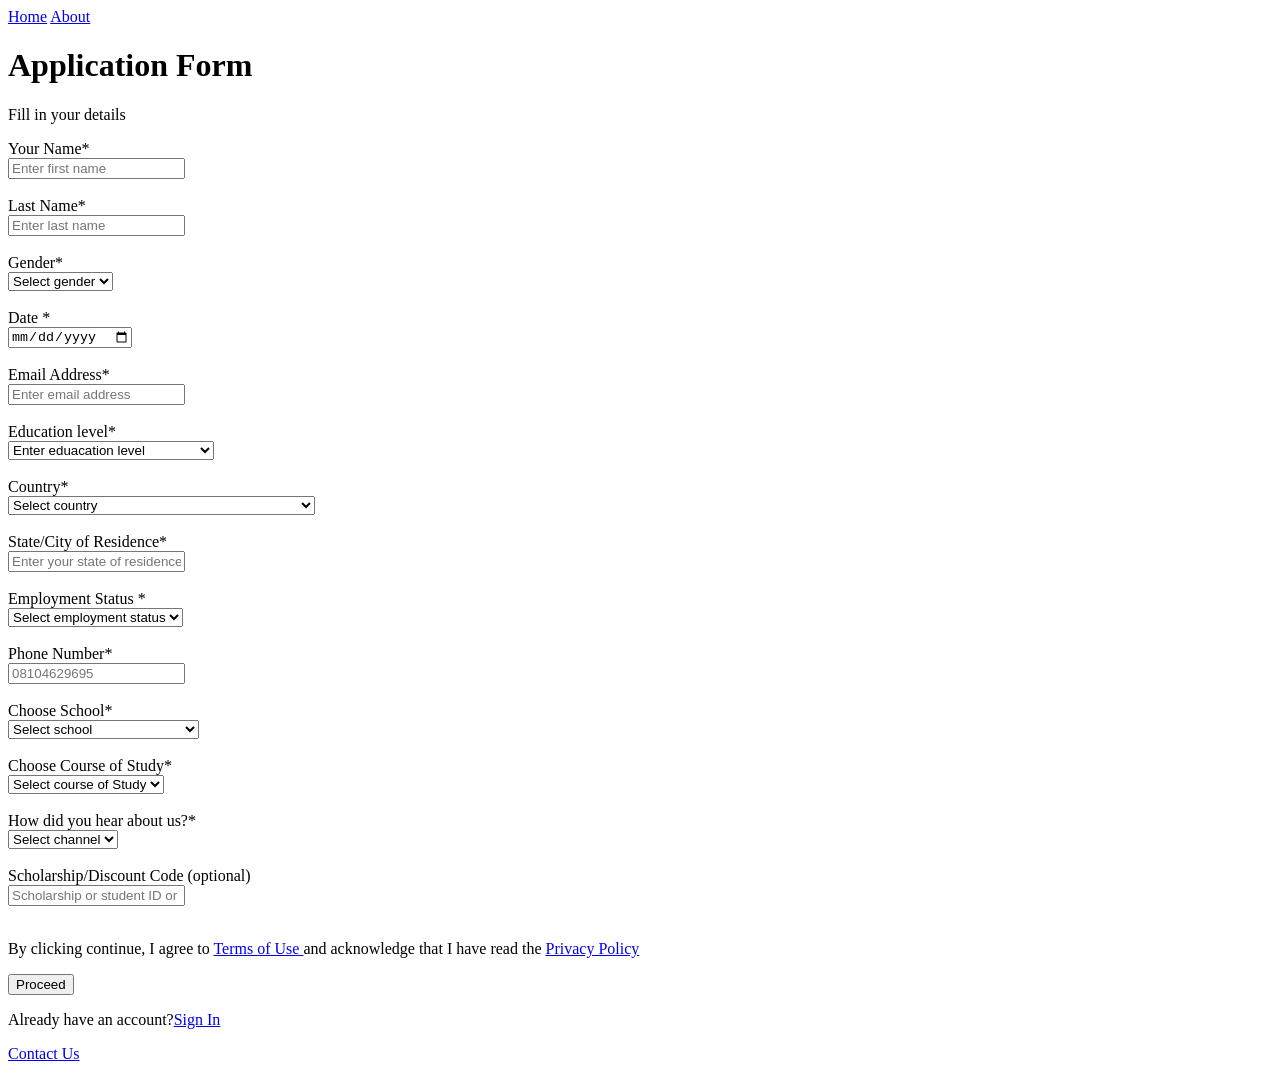
<file: AltSchool Form (html)/index.html>
<!DOCTYPE html>
<html lang="en">
<head>
    <meta charset="UTF-8">
    <meta name="viewport" content="width=device-width, initial-scale=1.0">
    <title>My Form</title>
    <meta property = "og: title" content="web.dev/sample">
    <meta name>
</head>
<body>
    <header>
        <nav aria-labelledby = "On this Page">
            <a href="#main">Home</a>
            <a href="./assets/index.html">About</a>
        </nav>
    </header>
    <main id="main">
    <h1>Application Form</h1>
    <p>Fill in your details</p>
    <form>
        <label for="altschool-reg">Your Name</label><span>*</span><br>
            <input type="text" placeholder="Enter first name" required><br><br>
            <label for="Last-name">Last Name</label><span>*</span><br>
            <input type="text" placeholder="Enter last name"> <br><br>
            <label for="get-gender">Gender</label><span>*</span><br>
            <select for="gender">
                <option value="" hidden selected>Select gender</option>
                <option>Male</option>
                <option>Female</option>
            </select>
            <br><br>
            <label for="get-date">Date</label> &#42<br>
            <input type="date" required>
            <br><br>
            <label for="get-email">Email Address</label><span>*</span><br>
            <input type="email" required placeholder="Enter email address"> <br><br>
            <label for="get-edu">Education level</label><span>*</span><br>
            <select name="Education" id="" required aria-placeholder="Select education">
                <option value=""  selected hidden disabled>Enter eduacation level</option>
                <option value="" >Bsc</option>
                <option value="">Msc</option>
                <option value="">Diploma</option>
                <option value="">Doctorate(PhD)</option>
                <option value="">High School/Secondary School</option>
                <option value="">Undergraduate</option>
                <option value="">Junior/Middle School</option>
                <option value="">Post Graduate</option>
            </select> <br><br>
            <!-- css style for the <span> * </span> style="color: red !important; display: inline; float: none;"-->
            <label for="country">Country</label><span>*</span>      
        <br>
        
            <select id="country" name="country" class="form-control">
                <option value="" disabled hidden selected>Select country</option>
                <option value="Afghanistan">Afghanistan</option>
                <option value="Åland Islands">Åland Islands</option>
                <option value="Albania">Albania</option>
                <option value="Algeria">Algeria</option>
                <option value="American Samoa">American Samoa</option>
                <option value="Andorra">Andorra</option>
                <option value="Angola">Angola</option>
                <option value="Anguilla">Anguilla</option>
                <option value="Antarctica">Antarctica</option>
                <option value="Antigua and Barbuda">Antigua and Barbuda</option>
                <option value="Argentina">Argentina</option>
                <option value="Armenia">Armenia</option>
                <option value="Aruba">Aruba</option>
                <option value="Australia">Australia</option>
                <option value="Austria">Austria</option>
                <option value="Azerbaijan">Azerbaijan</option>
                <option value="Bahamas">Bahamas</option>
                <option value="Bahrain">Bahrain</option>
                <option value="Bangladesh">Bangladesh</option>
                <option value="Barbados">Barbados</option>
                <option value="Belarus">Belarus</option>
                <option value="Belgium">Belgium</option>
                <option value="Belize">Belize</option>
                <option value="Benin">Benin</option>
                <option value="Bermuda">Bermuda</option>
                <option value="Bhutan">Bhutan</option>
                <option value="Bolivia">Bolivia</option>
                <option value="Bosnia and Herzegovina">Bosnia and Herzegovina</option>
                <option value="Botswana">Botswana</option>
                <option value="Bouvet Island">Bouvet Island</option>
                <option value="Brazil">Brazil</option>
                <option value="British Indian Ocean Territory">British Indian Ocean Territory</option>
                <option value="Brunei Darussalam">Brunei Darussalam</option>
                <option value="Bulgaria">Bulgaria</option>
                <option value="Burkina Faso">Burkina Faso</option>
                <option value="Burundi">Burundi</option>
                <option value="Cambodia">Cambodia</option>
                <option value="Cameroon">Cameroon</option>
                <option value="Canada">Canada</option>
                <option value="Cape Verde">Cape Verde</option>
                <option value="Cayman Islands">Cayman Islands</option>
                <option value="Central African Republic">Central African Republic</option>
                <option value="Chad">Chad</option>
                <option value="Chile">Chile</option>
                <option value="China">China</option>
                <option value="Christmas Island">Christmas Island</option>
                <option value="Cocos (Keeling) Islands">Cocos (Keeling) Islands</option>
                <option value="Colombia">Colombia</option>
                <option value="Comoros">Comoros</option>
                <option value="Congo">Congo</option>
                <option value="Congo, The Democratic Republic of The">Congo, The Democratic Republic of The</option>
                <option value="Cook Islands">Cook Islands</option>
                <option value="Costa Rica">Costa Rica</option>
                <option value="Cote D'ivoire">Cote D'ivoire</option>
                <option value="Croatia">Croatia</option>
                <option value="Cuba">Cuba</option>
                <option value="Cyprus">Cyprus</option>
                <option value="Czech Republic">Czech Republic</option>
                <option value="Denmark">Denmark</option>
                <option value="Djibouti">Djibouti</option>
                <option value="Dominica">Dominica</option>
                <option value="Dominican Republic">Dominican Republic</option>
                <option value="Ecuador">Ecuador</option>
                <option value="Egypt">Egypt</option>
                <option value="El Salvador">El Salvador</option>
                <option value="Equatorial Guinea">Equatorial Guinea</option>
                <option value="Eritrea">Eritrea</option>
                <option value="Estonia">Estonia</option>
                <option value="Ethiopia">Ethiopia</option>
                <option value="Falkland Islands (Malvinas)">Falkland Islands (Malvinas)</option>
                <option value="Faroe Islands">Faroe Islands</option>
                <option value="Fiji">Fiji</option>
                <option value="Finland">Finland</option>
                <option value="France">France</option>
                <option value="French Guiana">French Guiana</option>
                <option value="French Polynesia">French Polynesia</option>
                <option value="French Southern Territories">French Southern Territories</option>
                <option value="Gabon">Gabon</option>
                <option value="Gambia">Gambia</option>
                <option value="Georgia">Georgia</option>
                <option value="Germany">Germany</option>
                <option value="Ghana">Ghana</option>
                <option value="Gibraltar">Gibraltar</option>
                <option value="Greece">Greece</option>
                <option value="Greenland">Greenland</option>
                <option value="Grenada">Grenada</option>
                <option value="Guadeloupe">Guadeloupe</option>
                <option value="Guam">Guam</option>
                <option value="Guatemala">Guatemala</option>
                <option value="Guernsey">Guernsey</option>
                <option value="Guinea">Guinea</option>
                <option value="Guinea-bissau">Guinea-bissau</option>
                <option value="Guyana">Guyana</option>
                <option value="Haiti">Haiti</option>
                <option value="Heard Island and Mcdonald Islands">Heard Island and Mcdonald Islands</option>
                <option value="Holy See (Vatican City State)">Holy See (Vatican City State)</option>
                <option value="Honduras">Honduras</option>
                <option value="Hong Kong">Hong Kong</option>
                <option value="Hungary">Hungary</option>
                <option value="Iceland">Iceland</option>
                <option value="India">India</option>
                <option value="Indonesia">Indonesia</option>
                <option value="Iran, Islamic Republic of">Iran, Islamic Republic of</option>
                <option value="Iraq">Iraq</option>
                <option value="Ireland">Ireland</option>
                <option value="Isle of Man">Isle of Man</option>
                <option value="Israel">Israel</option>
                <option value="Italy">Italy</option>
                <option value="Jamaica">Jamaica</option>
                <option value="Japan">Japan</option>
                <option value="Jersey">Jersey</option>
                <option value="Jordan">Jordan</option>
                <option value="Kazakhstan">Kazakhstan</option>
                <option value="Kenya">Kenya</option>
                <option value="Kiribati">Kiribati</option>
                <option value="Korea, Democratic People's Republic of">Korea, Democratic People's Republic of</option>
                <option value="Korea, Republic of">Korea, Republic of</option>
                <option value="Kuwait">Kuwait</option>
                <option value="Kyrgyzstan">Kyrgyzstan</option>
                <option value="Lao People's Democratic Republic">Lao People's Democratic Republic</option>
                <option value="Latvia">Latvia</option>
                <option value="Lebanon">Lebanon</option>
                <option value="Lesotho">Lesotho</option>
                <option value="Liberia">Liberia</option>
                <option value="Libyan Arab Jamahiriya">Libyan Arab Jamahiriya</option>
                <option value="Liechtenstein">Liechtenstein</option>
                <option value="Lithuania">Lithuania</option>
                <option value="Luxembourg">Luxembourg</option>
                <option value="Macao">Macao</option>
                <option value="Macedonia, The Former Yugoslav Republic of">Macedonia, The Former Yugoslav Republic of</option>
                <option value="Madagascar">Madagascar</option>
                <option value="Malawi">Malawi</option>
                <option value="Malaysia">Malaysia</option>
                <option value="Maldives">Maldives</option>
                <option value="Mali">Mali</option>
                <option value="Malta">Malta</option>
                <option value="Marshall Islands">Marshall Islands</option>
                <option value="Martinique">Martinique</option>
                <option value="Mauritania">Mauritania</option>
                <option value="Mauritius">Mauritius</option>
                <option value="Mayotte">Mayotte</option>
                <option value="Mexico">Mexico</option>
                <option value="Micronesia, Federated States of">Micronesia, Federated States of</option>
                <option value="Moldova, Republic of">Moldova, Republic of</option>
                <option value="Monaco">Monaco</option>
                <option value="Mongolia">Mongolia</option>
                <option value="Montenegro">Montenegro</option>
                <option value="Montserrat">Montserrat</option>
                <option value="Morocco">Morocco</option>
                <option value="Mozambique">Mozambique</option>
                <option value="Myanmar">Myanmar</option>
                <option value="Namibia">Namibia</option>
                <option value="Nauru">Nauru</option>
                <option value="Nepal">Nepal</option>
                <option value="Netherlands">Netherlands</option>
                <option value="Netherlands Antilles">Netherlands Antilles</option>
                <option value="New Caledonia">New Caledonia</option>
                <option value="New Zealand">New Zealand</option>
                <option value="Nicaragua">Nicaragua</option>
                <option value="Niger">Niger</option>
                <option value="Nigeria">Nigeria</option>
                <option value="Niue">Niue</option>
                <option value="Norfolk Island">Norfolk Island</option>
                <option value="Northern Mariana Islands">Northern Mariana Islands</option>
                <option value="Norway">Norway</option>
                <option value="Oman">Oman</option>
                <option value="Pakistan">Pakistan</option>
                <option value="Palau">Palau</option>
                <option value="Palestinian Territory, Occupied">Palestinian Territory, Occupied</option>
                <option value="Panama">Panama</option>
                <option value="Papua New Guinea">Papua New Guinea</option>
                <option value="Paraguay">Paraguay</option>
                <option value="Peru">Peru</option>
                <option value="Philippines">Philippines</option>
                <option value="Pitcairn">Pitcairn</option>
                <option value="Poland">Poland</option>
                <option value="Portugal">Portugal</option>
                <option value="Puerto Rico">Puerto Rico</option>
                <option value="Qatar">Qatar</option>
                <option value="Reunion">Reunion</option>
                <option value="Romania">Romania</option>
                <option value="Russian Federation">Russian Federation</option>
                <option value="Rwanda">Rwanda</option>
                <option value="Saint Helena">Saint Helena</option>
                <option value="Saint Kitts and Nevis">Saint Kitts and Nevis</option>
                <option value="Saint Lucia">Saint Lucia</option>
                <option value="Saint Pierre and Miquelon">Saint Pierre and Miquelon</option>
                <option value="Saint Vincent and The Grenadines">Saint Vincent and The Grenadines</option>
                <option value="Samoa">Samoa</option>
                <option value="San Marino">San Marino</option>
                <option value="Sao Tome and Principe">Sao Tome and Principe</option>
                <option value="Saudi Arabia">Saudi Arabia</option>
                <option value="Senegal">Senegal</option>
                <option value="Serbia">Serbia</option>
                <option value="Seychelles">Seychelles</option>
                <option value="Sierra Leone">Sierra Leone</option>
                <option value="Singapore">Singapore</option>
                <option value="Slovakia">Slovakia</option>
                <option value="Slovenia">Slovenia</option>
                <option value="Solomon Islands">Solomon Islands</option>
                <option value="Somalia">Somalia</option>
                <option value="South Africa">South Africa</option>
                <option value="South Georgia and The South Sandwich Islands">South Georgia and The South Sandwich Islands</option>
                <option value="Spain">Spain</option>
                <option value="Sri Lanka">Sri Lanka</option>
                <option value="Sudan">Sudan</option>
                <option value="Suriname">Suriname</option>
                <option value="Svalbard and Jan Mayen">Svalbard and Jan Mayen</option>
                <option value="Swaziland">Swaziland</option>
                <option value="Sweden">Sweden</option>
                <option value="Switzerland">Switzerland</option>
                <option value="Syrian Arab Republic">Syrian Arab Republic</option>
                <option value="Taiwan">Taiwan</option>
                <option value="Tajikistan">Tajikistan</option>
                <option value="Tanzania, United Republic of">Tanzania, United Republic of</option>
                <option value="Thailand">Thailand</option>
                <option value="Timor-leste">Timor-leste</option>
                <option value="Togo">Togo</option>
                <option value="Tokelau">Tokelau</option>
                <option value="Tonga">Tonga</option>
                <option value="Trinidad and Tobago">Trinidad and Tobago</option>
                <option value="Tunisia">Tunisia</option>
                <option value="Turkey">Turkey</option>
                <option value="Turkmenistan">Turkmenistan</option>
                <option value="Turks and Caicos Islands">Turks and Caicos Islands</option>
                <option value="Tuvalu">Tuvalu</option>
                <option value="Uganda">Uganda</option>
                <option value="Ukraine">Ukraine</option>
                <option value="United Arab Emirates">United Arab Emirates</option>
                <option value="United Kingdom">United Kingdom</option>
                <option value="United States">United States</option>
                <option value="United States Minor Outlying Islands">United States Minor Outlying Islands</option>
                <option value="Uruguay">Uruguay</option>
                <option value="Uzbekistan">Uzbekistan</option>
                <option value="Vanuatu">Vanuatu</option>
                <option value="Venezuela">Venezuela</option>
                <option value="Viet Nam">Viet Nam</option>
                <option value="Virgin Islands, British">Virgin Islands, British</option>
                <option value="Virgin Islands, U.S.">Virgin Islands, U.S.</option>
                <option value="Wallis and Futuna">Wallis and Futuna</option>
                <option value="Western Sahara">Western Sahara</option>
                <option value="Yemen">Yemen</option>
                <option value="Zambia">Zambia</option>
                <option value="Zimbabwe">Zimbabwe</option>
            </select><br><br>
            <label for="get-state">State/City of Residence</label><span>*</span><br>
            <input type="text" placeholder="Enter your state of residence" required>
            <br><br>
            <label for="get-employ">Employment Status</label> <span>*</span><br>
            <select name="Employment" id="">
                <option value="" selected hidden disabled>Select employment status</option>
                <option value="employed">employed</option>
                <option value="unemployed">unemployed</option>
                <option value="self-employed">self-employed</option>
            </select><br><br>
            <label for="get-phone">Phone Number</label><span>*</span><br>
            <input type="text" name="" id="" placeholder="08104629695">
        <br><br>
        <label for="get-schl">Choose School</label><span>*</span><br>
        <select name="" id="">
            <option value="" disabled selected hidden>Select school</option>
            <option value="School-of-Creative-Economy">School of Creative Economy</option>
            <option value="School-of-Business">School of Business
            </option>
        </select><br><br>
        <label for="">Choose Course of Study</label><span>*</span><br>
        <select name="" id="">
            <option value="" disabled hidden selected>Select course of Study</option></select><br><br>
        <label for="">How did you hear about us?</label><span>*</span><br>
        <select name="" id="">
            <option value="select-channel" disabled selected hidden>Select channel</option>
            <option value="Twitter">Twitter</option>
            <option value="Facebook">Facebook</option>
            <option value="Linkedin">Linkedin</option>
            <option value="Youbute">Youbute</option>
            <option value="Friend">Friend</option>
            <option value="Whatsapp">Whatsapp</option>
            <option value="Instagram">Instagram</option>
            <option value="Billboard">Billboard</option>
            <option value="Other">Other</option>
        </select><br><br>
        <label for="get-discount">Scholarship/Discount Code (optional)</label><br>
        <input type="text" placeholder="Scholarship or student ID or discount"><br><br>
        <p>By clicking continue, I agree to <a href="https://www.altschoolafrica.com/terms">Terms of Use </a> and acknowledge that I have read the <a href="https://www.altschoolafrica.com/policy">Privacy Policy</a></p>
        
        <input type="submit" value="Proceed" id="Proceed" required>
        <p>Already have an account?<a href="https://portal.altschoolafrica.com/auth/login">Sign In</a></p>
    </form>
</main>
<footer>
    <a href="/assets/index.html" target="_blank">Contact Us</a>
</footer>
</body>
</html>
</file>
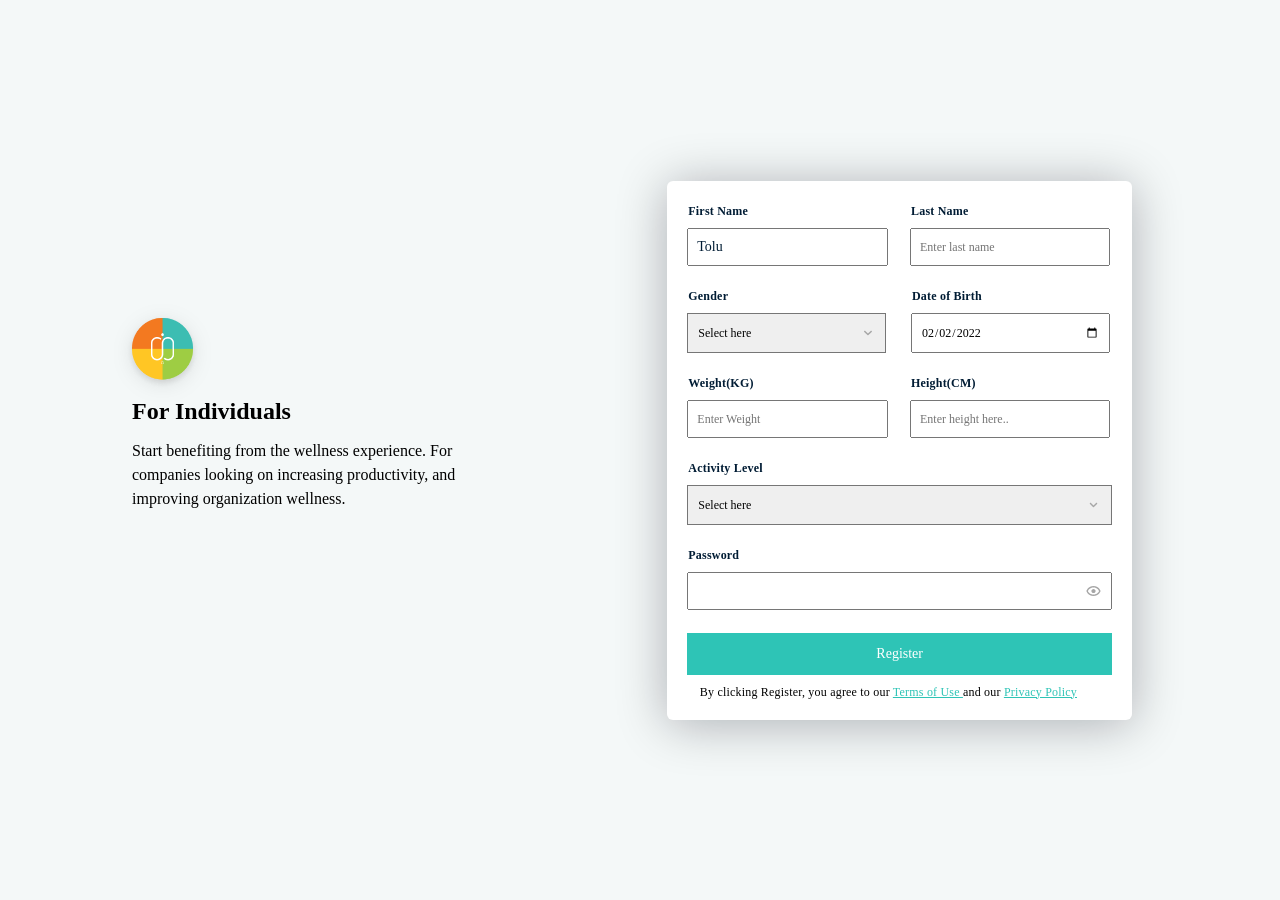
<file: web dev training/index.html>
<!DOCTYPE html>
<html lang="en">
  <head>
    <meta charset="UTF-8" />
    <meta name="viewport" content="width=device-width, initial-scale=1.0" />
    <title>Document</title>
    <link rel="stylesheet" href="/web dev training/form.css" type="text/css" />
    <link
      href="https://fonts.googleapis.com/css?family=Lora:regular,500,600,700,italic,500italic,600italic,700italic"
      rel="stylesheet"
    />
    <link
      href="https://fonts.googleapis.com/css?family=Noto+Sans:100,200,300,regular,500,600,700,800,900,100italic,200italic,300italic,italic,500italic,600italic,700italic,800italic,900italic"
      rel="stylesheet"
    />
  
  </head>
  <body>
    <div class="container">
      <section class="box_1">
        <img class="image1" src="/web dev training/Assets/Assignment 1 Logo.png" alt="Logo" />
        <h2>For Individuals</h2>
        <p>
          Start benefiting from the wellness experience. For companies looking
          on increasing productivity, and improving organization wellness.
        </p>
      </section>
      <section class="box_2">
        <form action="">
          <div class="flex_1">
            <div class="flex_inp">
              <label for="altschool-reg">First Name </label>
              <input id="first-input" type="text" placeholder="Tolu" required />
            </div>
            <div class="flex_inp">
              <label for="Last-name">Last Name </label>
              <input type="text" placeholder="Enter last name" />
            </div>
          </div>
          <div class="flex_2">
            <div class="flex_inp">
              <label for="get-gender">Gender </label>
              <div class="select-container">
                <select class="select-box" for="gender">
                  <option value="" hidden selected>Select here</option>
                  <option>Male</option>
                  <option>Female</option>
                </select>
                <svg
                  class="svg_select"
                  xmlns="http://www.w3.org/2000/svg"
                  width="24"
                  height="24"
                  viewBox="0 0 24 24"
                  fill="none"
                >
                  <path
                    d="M17 9.17C16.8126 8.98375 16.5592 8.87921 16.295 8.87921C16.0308 8.87921 15.7774 8.98375 15.59 9.17L12 12.71L8.46001 9.17C8.27265 8.98375 8.0192 8.87921 7.75501 8.87921C7.49082 8.87921 7.23737 8.98375 7.05001 9.17C6.95628 9.26296 6.88189 9.37356 6.83112 9.49542C6.78035 9.61728 6.75421 9.74799 6.75421 9.88C6.75421 10.012 6.78035 10.1427 6.83112 10.2646C6.88189 10.3864 6.95628 10.497 7.05001 10.59L11.29 14.83C11.383 14.9237 11.4936 14.9981 11.6154 15.0489C11.7373 15.0997 11.868 15.1258 12 15.1258C12.132 15.1258 12.2627 15.0997 12.3846 15.0489C12.5064 14.9981 12.617 14.9237 12.71 14.83L17 10.59C17.0937 10.497 17.1681 10.3864 17.2189 10.2646C17.2697 10.1427 17.2958 10.012 17.2958 9.88C17.2958 9.74799 17.2697 9.61728 17.2189 9.49542C17.1681 9.37356 17.0937 9.26296 17 9.17Z"
                    fill="#A6A6A6"
                  />
                </svg>
              </div>
            </div>
            <div class="flex_inp">
              <label for="Date">Date of Birth </label>
              <input type="date" name="date" id="date" class="date-container" value="2022-02-02" />
            </div>
          </div>
          <div class="flex_3">
            <div class="flex_inp">
              <label for="weight">Weight(KG) </label>
              <input type="text" placeholder="Enter Weight" id="" />
            </div>
            <div class="flex_inp">
              <label for="height">Height(CM) </label>
              <input type="text" placeholder="Enter height here.." id="" />
            </div>
          </div>
          <div class="flex_inp">
            <label for="activity-level">Activity Level </label>
            <div class="activity-container">
              <select
                class="activity-container"
                name=""
                id="activity-select-box"
              >
                <option value="" hidden selected>Select here</option>
              </select>
              <svg
                xmlns="http://www.w3.org/2000/svg"
                width="24"
                height="24"
                viewBox="0 0 24 24"
                fill="none"
              >
                <path
                  d="M17 9.17C16.8126 8.98375 16.5592 8.87921 16.295 8.87921C16.0308 8.87921 15.7774 8.98375 15.59 9.17L12 12.71L8.46001 9.17C8.27265 8.98375 8.0192 8.87921 7.75501 8.87921C7.49082 8.87921 7.23737 8.98375 7.05001 9.17C6.95628 9.26296 6.88189 9.37356 6.83112 9.49542C6.78035 9.61728 6.75421 9.74799 6.75421 9.88C6.75421 10.012 6.78035 10.1427 6.83112 10.2646C6.88189 10.3864 6.95628 10.497 7.05001 10.59L11.29 14.83C11.383 14.9237 11.4936 14.9981 11.6154 15.0489C11.7373 15.0997 11.868 15.1258 12 15.1258C12.132 15.1258 12.2627 15.0997 12.3846 15.0489C12.5064 14.9981 12.617 14.9237 12.71 14.83L17 10.59C17.0937 10.497 17.1681 10.3864 17.2189 10.2646C17.2697 10.1427 17.2958 10.012 17.2958 9.88C17.2958 9.74799 17.2697 9.61728 17.2189 9.49542C17.1681 9.37356 17.0937 9.26296 17 9.17Z"
                  fill="#A6A6A6"
                />
              </svg>
            </div>
          </div>
          <div class="flex_inp">
            <label for="password">Password </label>
            <div class="password-container">
              <input type="password" name="password" id="password" />

              <svg
                xmlns="http://www.w3.org/2000/svg"
                width="16"
                height="16"
                viewBox="0 0 16 16"
                fill="none"
              >
                <path
                  d="M7.99998 6.00001C6.90531 6.00001 5.99998 6.90601 5.99998 8.00001C5.99998 9.09468 6.90531 10 7.99998 10C9.09398 10 9.99998 9.09468 9.99998 8.00001C9.99998 6.90601 9.09398 6.00001 7.99998 6.00001Z"
                  fill="#A6A6A6"
                />
                <path
                  d="M7.99998 3.33334C2.93864 3.33334 1.41752 7.74468 1.4036 7.78934L1.33331 8.00001L1.40294 8.21068C1.41753 8.25534 2.93864 12.6667 7.99998 12.6667C13.0613 12.6667 14.5824 8.25534 14.5964 8.21068L14.6666 8.00001L14.597 7.78934C14.5824 7.74468 13.0613 3.33334 7.99998 3.33334ZM7.99998 11.3333C4.45181 11.3333 3.07723 8.76934 2.74436 8.00001C3.07856 7.22801 4.4538 4.66668 7.99998 4.66668C11.5482 4.66668 12.9227 7.23068 13.2556 8.00001C12.9214 8.77201 11.5462 11.3333 7.99998 11.3333Z"
                  fill="#A6A6A6"
                />
              </svg>
            </div>
          </div>

          <button class="button" id="submit">Register</button>
          <p class="footer">
            By clicking Register, you agree to our
            <a href="#">Terms of Use </a>and our <a href="#">Privacy Policy</a>
          </p>
        </form>
      </section>
    </div>
  </body>
</html>
</file>
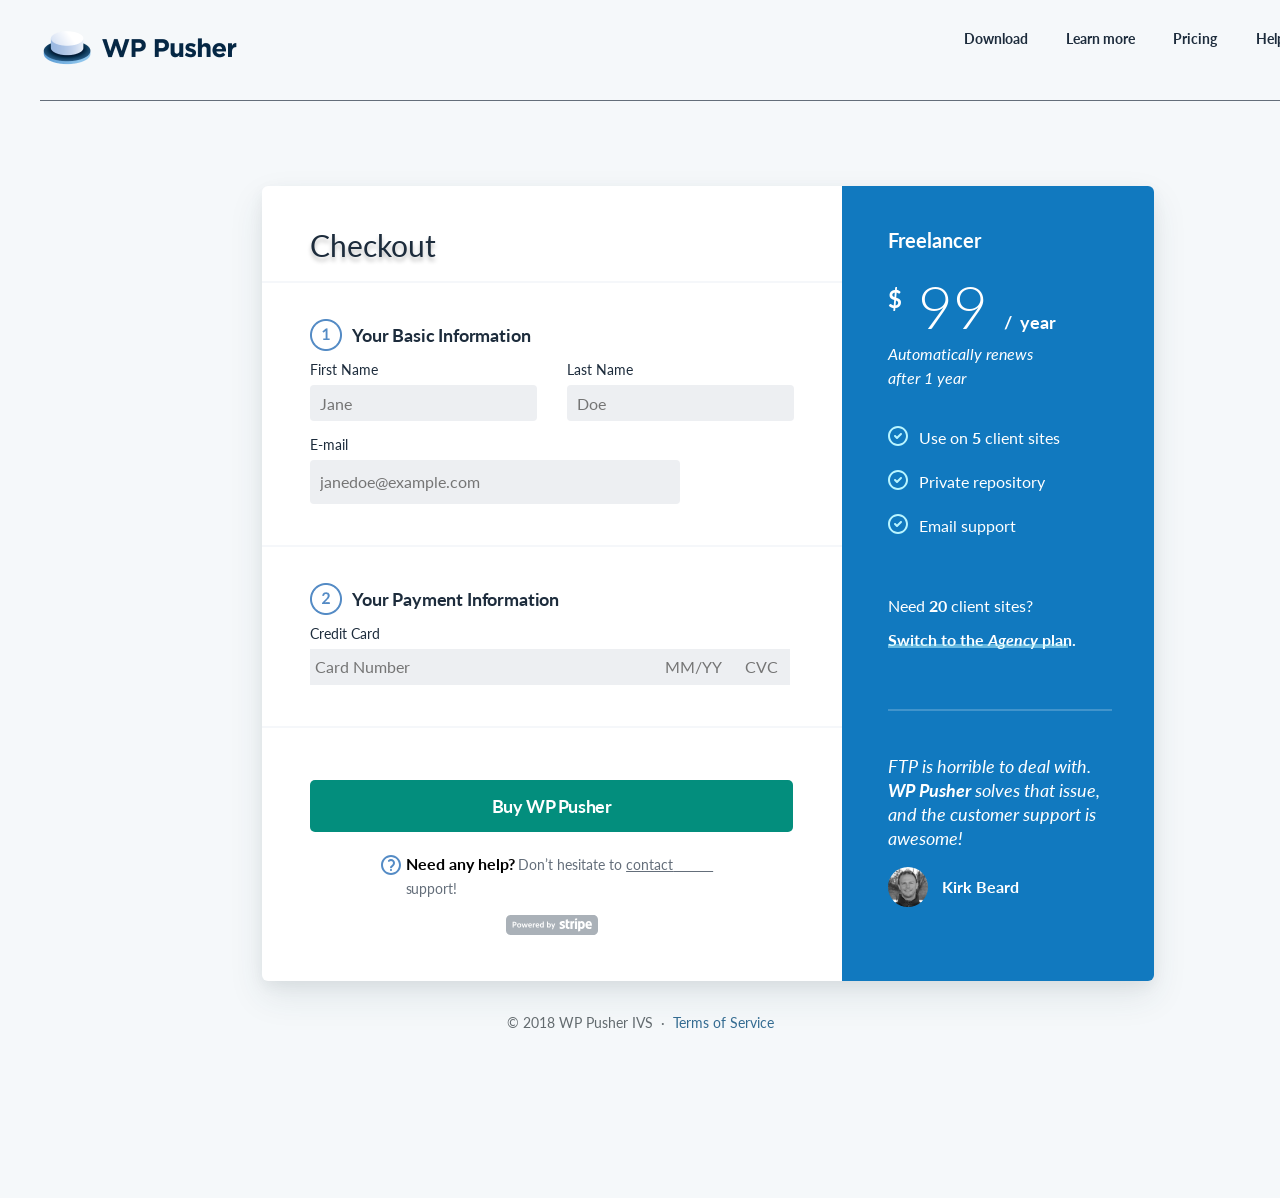
<file: wp push project/index.html>
<!DOCTYPE html>
<html lang="en">
  <head>
    <meta charset="UTF-8" />
    <meta name="viewport" content="width=device-width, initial-scale=1.0" />
    <title>Figma Designed</title>
    <link rel="stylesheet" href="/wp push project/index.css" type="text/css" />
    <link
      href="https://fonts.googleapis.com/css?family=Lato:100,100italic,300,300italic,regular,italic,700,700italic,900,900italic"
      rel="stylesheet"
    />
  </head>
  <body>
    <nav class="nav_bar">
      <header class="nav_header">
        <img
          src="/wp push project/Assets/wppusher-logo copy.png"
          alt="wppusher-logo"
        />
      </header>
      <ul>
        <li><a href="#">Download</a></li>
        <li><a href="#">Learn more</a></li>
        <li><a href="#">Pricing</a></li>
        <li><a href="#">Help</a></li>
        <li><a href="#">Account</a></li>
      </ul>
    </nav>
    <main id="main">
      <div class="main_container">
        <article class="content_1">
          <section class="header_sec">Checkout</section>
          <span class="line"></span>
          <section class="info_sec">
            <div class="heading">
              <img src="/wp push project/Assets/Frame 1.png" alt="1." />
              <h3>Your Basic Information</h3>
            </div>
            <form action="Fill">
              <div class="form_flex">
                <div class="block">
                  <label for="first-name">First Name</label>
                  <input type="text" placeholder="Jane" required />
                </div>
                <div class="block last_name">
                  <label for="last-name">Last Name</label>
                  <input type="text" placeholder="Doe" required />
                </div>
              </div>
              <div class="block email">
                <label for="email">E-mail</label>
                <input type="email" placeholder="janedoe@example.com" />
              </div>
              <span class="line"></span>
            </form>
          </section>
          <section class="payment_sec">
            <div class="heading">
              <img src="/wp push project/Assets/Oval 2.png" alt="2." />
              <h3>Your Payment Information</h3>
            </div>
            <form action="Fill">
              <div class="block credit_card">
                <label for="card-number">Credit Card</label>
                <div class="input_container">
                  <input
                    type="text"
                    id="inp1"
                    placeholder="Card Number"
                    required
                  />
                  <input type="text" id="inp2" placeholder="MM/YY" required />
                  <input type="text" id="inp3" placeholder="CVC" required />
                </div>
              </div>
            </form>
            <span class="line"></span>
          </section>
          <section class="footer_sec">
            <button class="btn">Buy WP Pusher</button>
            <footer class="content_1-footer">
              <div class="footer_container">
                <svg
                  xmlns="http://www.w3.org/2000/svg"
                  width="20"
                  height="20"
                  viewBox="0 0 20 20"
                  fill="none"
                >
                  <path
                    fill-rule="evenodd"
                    clip-rule="evenodd"
                    d="M0 10C0 15.5228 4.47715 20 10 20C15.5228 20 20 15.5228 20 10C20 4.47715 15.5228 0 10 0C4.47715 0 0 4.47715 0 10ZM18 10C18 14.4183 14.4183 18 10 18C5.58172 18 2 14.4183 2 10C2 5.58172 5.58172 2 10 2C14.4183 2 18 5.58172 18 10ZM11.4142 6.58579C12.1953 7.36683 12.1953 8.63317 11.4142 9.41421L9.29333 11.5325C8.90257 11.9227 8.90217 12.5559 9.29245 12.9467C9.68273 13.3374 10.3159 13.3378 10.7067 12.9475L12.828 10.8289C14.3905 9.26633 14.3905 6.73367 12.8284 5.17157C11.2663 3.60948 8.73367 3.60948 7.17157 5.17157C6.78105 5.5621 6.78105 6.19526 7.17157 6.58579C7.5621 6.97631 8.19526 6.97631 8.58579 6.58579C9.36683 5.80474 10.6332 5.80474 11.4142 6.58579ZM10 16C10.5523 16 11 15.5523 11 15C11 14.4477 10.5523 14 10 14C9.44771 14 9 14.4477 9 15C9 15.5523 9.44771 16 10 16Z"
                    fill="#548BC5"
                  />
                </svg>
                <p>
                  <b>Need any help?</b
                  ><span class="fade">
                    Don’t hesitate to

                    <span class="underline"
                      ><u>contact</u
                      >&nbsp;&nbsp;&nbsp;&nbsp;&nbsp;&nbsp;&nbsp;&nbsp;&nbsp;&nbsp;</span
                    >
                    <span>support!</span>
                  </span>
                </p>
              </div>
              <img class="stripe"
                src="/wp push project/Assets/powered_by_stripe.svg"
                alt="Powered_by_Stripe"
              />
            </footer>
          </section>
        </article>
        <article class="content_2">
          <h3>Freelancer</h3>
          <p class="dolls"><sup>$</sup> 99 <span>/ &nbsp;year</span></p>
          <blockquote>Automatically renews <span class="after_1_year">after 1 year</span ></blockquote>
          <div class="box_2-flex">
            <svg
              xmlns="http://www.w3.org/2000/svg"
              width="20"
              height="20"
              viewBox="0 0 20 20"
              fill="none"
            >
              <path
                fill-rule="evenodd"
                clip-rule="evenodd"
                d="M10 20C4.47715 20 0 15.5228 0 10C0 4.47715 4.47715 0 10 0C15.5228 0 20 4.47715 20 10C20 15.5228 15.5228 20 10 20ZM10 18C14.4183 18 18 14.4183 18 10C18 5.58172 14.4183 2 10 2C5.58172 2 2 5.58172 2 10C2 14.4183 5.58172 18 10 18ZM6.29289 9.29289C6.68342 8.90237 7.31658 8.90237 7.70711 9.29289L9 10.5858L12.2929 7.29289C12.6834 6.90237 13.3166 6.90237 13.7071 7.29289C14.0976 7.68342 14.0976 8.31658 13.7071 8.70711L9.70711 12.7071C9.31658 13.0976 8.68342 13.0976 8.29289 12.7071L6.29289 10.7071C5.90237 10.3166 5.90237 9.68342 6.29289 9.29289Z"
                fill="#B9F5FF"
              />
            </svg>
            <p>Use on <b>5</b> client sites</p>
          </div>
          <div class="box_2-flex">
            <svg
              xmlns="http://www.w3.org/2000/svg"
              width="20"
              height="20"
              viewBox="0 0 20 20"
              fill="none"
            >
              <path
                fill-rule="evenodd"
                clip-rule="evenodd"
                d="M10 20C4.47715 20 0 15.5228 0 10C0 4.47715 4.47715 0 10 0C15.5228 0 20 4.47715 20 10C20 15.5228 15.5228 20 10 20ZM10 18C14.4183 18 18 14.4183 18 10C18 5.58172 14.4183 2 10 2C5.58172 2 2 5.58172 2 10C2 14.4183 5.58172 18 10 18ZM6.29289 9.29289C6.68342 8.90237 7.31658 8.90237 7.70711 9.29289L9 10.5858L12.2929 7.29289C12.6834 6.90237 13.3166 6.90237 13.7071 7.29289C14.0976 7.68342 14.0976 8.31658 13.7071 8.70711L9.70711 12.7071C9.31658 13.0976 8.68342 13.0976 8.29289 12.7071L6.29289 10.7071C5.90237 10.3166 5.90237 9.68342 6.29289 9.29289Z"
                fill="#B9F5FF"
              />
            </svg>
            <p>Private repository</p>
          </div>
          <div class="box_2-flex">
            <svg
              xmlns="http://www.w3.org/2000/svg"
              width="20"
              height="20"
              viewBox="0 0 20 20"
              fill="none"
            >
              <path
                fill-rule="evenodd"
                clip-rule="evenodd"
                d="M10 20C4.47715 20 0 15.5228 0 10C0 4.47715 4.47715 0 10 0C15.5228 0 20 4.47715 20 10C20 15.5228 15.5228 20 10 20ZM10 18C14.4183 18 18 14.4183 18 10C18 5.58172 14.4183 2 10 2C5.58172 2 2 5.58172 2 10C2 14.4183 5.58172 18 10 18ZM6.29289 9.29289C6.68342 8.90237 7.31658 8.90237 7.70711 9.29289L9 10.5858L12.2929 7.29289C12.6834 6.90237 13.3166 6.90237 13.7071 7.29289C14.0976 7.68342 14.0976 8.31658 13.7071 8.70711L9.70711 12.7071C9.31658 13.0976 8.68342 13.0976 8.29289 12.7071L6.29289 10.7071C5.90237 10.3166 5.90237 9.68342 6.29289 9.29289Z"
                fill="#B9F5FF"
              />
            </svg>
            <p>Email support</p>
          </div>
          <p class="plan">Need <b >20</b> client sites?
            <b class="p_block">Switch to the <i>Agency</i> plan.</b></p>
            <div class="border"></div>
            <span class="rectangle"></span>
          <blockquote class="FTP">
            FTP is horrible to deal with. <span class="WP_Pusher">WP Pusher</span> solves that issue, and the
            customer support is awesome!
          </blockquote>
          <div class="avi">
            <img src="/wp push project/Assets/kirkavi.png" alt="Kirk Beard" />
            <p>Kirk Beard</p>
          </div>
        </article>
      </div>
    </main>
    <footer class="page_footer">
      <span>&#169; </span>2018 WP Pusher IVS <span>&nbsp;&#183;&nbsp</span
      ><span class="Terms"> Terms of Service</span>
    </footer>
  </body>
</html>
</file>
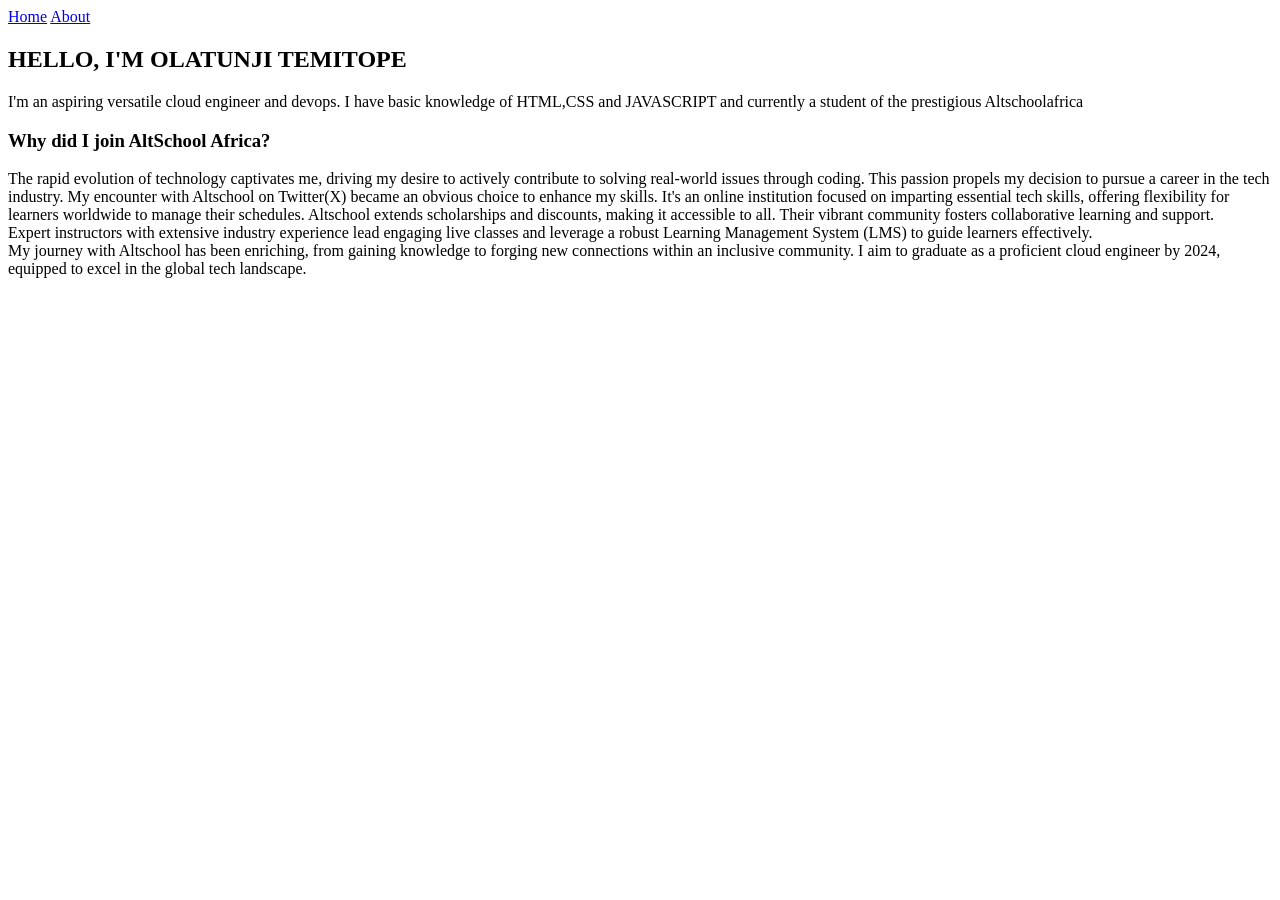
<file: AltSchool Form (html)/about.html>
<!DOCTYPE html>
<html lang="en">
  <head>
    <meta charset="UTF-8" />
    <meta name="viewport" content="width=device-width, initial-scale=1.0" />
    <title>About me</title>
  </head>
  <body>
    <header>
      <nav>
        <a href="../index.html">Home</a>
        <a href="/assets/index.html">About</a>
      </nav>
    </header>
    <main>
        <section>
            <h2>HELLO, I'M OLATUNJI TEMITOPE</h2>
            <P>I'm an aspiring versatile cloud engineer and devops. I have basic knowledge of HTML,CSS and JAVASCRIPT and currently a student of the prestigious Altschoolafrica</P>
          <h3>Why did I join AltSchool Africa?</h3>
          <p>The rapid evolution of technology captivates me, driving my desire to actively contribute to solving real-world issues through coding. This passion propels my decision to pursue a career in the tech industry.

            My encounter with Altschool on Twitter(X) became an obvious choice to enhance my skills. It's an online institution focused on imparting essential tech skills, offering flexibility for learners worldwide to manage their schedules. Altschool extends scholarships and discounts, making it accessible to all. Their vibrant community fosters collaborative learning and support.
            <br>
            Expert instructors with extensive industry experience lead engaging live classes and leverage a robust Learning Management System (LMS) to guide learners effectively.
            <br>
            My journey with Altschool has been enriching, from gaining knowledge to forging new connections within an inclusive community. I aim to graduate as a proficient cloud engineer by 2024, equipped to excel in the global tech landscape.</p>
        </section>
        <section id="section2">
            <a href="#twitter" class="twitter"><i class="fa fa-twitter"></i></a>
        </section>
    </main>
  </body>
</html>
</file>
<file: web dev training/form.css>
/* Josh's Custom CSS Reset
https://www.joshwcomeau.com/css/custom-css-reset/
*/
/* @import url(https://fonts.googleapis.com/css?family=Roboto:100,100italic,300,300italic,regular,italic,500,500italic,700,700italic,900,900italic);
@import url(https://fonts.googleapis.com/css?family=Sofia+Sans:100,200,300,regular,500,600,700,800,900,100italic,200italic,300italic,italic,500italic,600italic,700italic,800italic,900italic);
@import url(https://fonts.googleapis.com/css?family=Alumni+Sans:100,200,300,regular,500,600,700,800,900,100italic,200italic,300italic,italic,500italic,600italic,700italic,800italic,900italic); */

*,
*::before,
*::after {
  box-sizing: border-box;
}
* {
  margin: 0;
}
html,
body {
  height: 100%;
}
body {
  /* overflow-x: hidden; */
  line-height: 1.5;
  -webkit-font-smoothing: antialiased;
  /* margin: 140px; */
  height: 100svh;
  max-width: 100%;
  background-color: #f4f8f8;
}
img,
picture,
video,
canvas,
svg {
  display: block;
  max-width: 100%;
}
input,
button,
textarea,
select {
  font: inherit;
}
p,
h1,
h2,
h3,
h4,
h5,
h6 {
  overflow-wrap: break-word;
}
#root,
#__next {
  isolation: isolate;
}
.container {
  display: flex;
  flex-direction: row;
  justify-content: space-between;
  /* border: 2px solid #000; */
  height: inherit;
  padding: 0 100px;
  align-items: center;
  /* max-width: 100svh; */
  /* position: relative; */
}
.container > .box_1 {
  max-width: 34%;
  height: 275px;
  position: relative;
  left: 2em;
  /* flex-shrink: 0; */
  border: 2px none #000;
  /* margin-block-start: 205px; */
  /* margin-block-end: 360px; */
  p {
    margin-top: 10px;
  }
}
.box_1 > img {
  width: 77.333px;
  height: 80px;
  /* flex-shrink: 0; */
  margin-left: -8px;
  padding: 0;
  filter: drop-shadow(0px 4px 10px rgba(0, 0, 0, 0.1));
}
.container > .box_2 {
  /* width: 40%; */
  position: relative;
  right: 4em;
  padding: 0 55px 20px 20px;
  border: 2px none black;
  height: auto;

  /* margin: 0 20px; */
  border-radius: 6px;
  background: #fff;
  box-shadow: 0px 4px 50px 0px rgba(4, 8, 19, 0.3);
  font-size: 12px;
  font-style: normal;
  font-weight: 300;
  line-height: 18px;
  /* 142.857% */
  letter-spacing: 0.2px;
}
.flex_inp {
  display: flex;
  flex-direction: column;
  padding-top: 13px;
  /* width: inherit */
}
.box_2 :where(.flex_1, .flex_2, .flex_3) {
  display: flex;
  justify-content: space-between;
  /* flex-shrink: 1; */
  /* margin-block-end: 10px; */
}

label {
  padding: 8px;
  position: relative;
  right: 7px;
  color: #011c34;
  font-weight: bold;
}

input {
  padding: 8px;
  width: 120%;
  border: 1px thin #011c34;
  &:active,
  &:hover {
    border: 2px none #2ec4b6;
  }

  /* font-weight: bold; */
}

#first-input {
  &::placeholder {
    color: #011c34;
    font-weight: 500;
    font-size: 14px;
  }
}
#first-input:hover,
#first-input:active {
  border: 2px solid #2ec4b6;
}

.box_2 > .flex_3 {
  display: flex;
}
.flex_inp :is(#activity-select-box, .activity-container) {
  width: 109%;

  /* position: relative; */
  height: 40px;
  /* left: 10px; */
}
input[type="password"] {
  width: 109%;
}
select {
  /* padding-right: 50px; */
  appearance: none;
  padding: 10px;
  /* border: 1px thin #011c34; */
  /* width: 109%; */
}
.select-box {
  width: 16.6em;
  padding: 10px;
  height: 40px;
}
.flex_inp {
  svg {
    width: 4%;
    height: 40px;
    /* border: 2px solid black; */
    position: absolute;
    /* left: 0px; */
    right: 10px;
    /* position: absolute; */
  }
}
:is(.password-container, .activity-container) {
  display: flex;
  align-items: center;
  justify-content: end;
  width: 109%;
  position: relative;
}
.select-container {
  /* border: 2px solid black; */
  position: relative;
  display: flex;
  /* width: 300px; */
  /* display:grid; */
}
.select-container svg {
  /* border: 6px solid black; */
  position: absolute;
  width: 9%;
  /* width: 50px; */
  /* width: auto; */
}
.flex_inp :is(.date-container) {
  width: 120%;
  /* position: relative; */
  margin-right: 50px;
  /* border: 2px solid black; */
}
.button {
  width: 109%;
  margin-top: 23px;
  height: 3em;
  background-color: #2ec4b6;
  color: #fff;
  text-align: center;
  border: none;
  font-family: Sofia Pro;
  font-size: 14px;
  font-style: normal;
  font-weight: 400;
  line-height: normal;
  &:hover {
    cursor: pointer;
    background-color: #7baaa5;
  }
}
.footer {
  padding-left: 12.5px;
  margin-top: 10px;
  text-align: center;
  border: none;
  font-family: Sofia Pro;
  font-size: 12px;
  font-style: normal;
  font-weight: 300;
  line-height: normal;
  & a {
    color: #2ec4b6;
    &:hover {
      color: #f75f39;
    }
  }
}
@media only screen and (max-width: 800px) {
  body,
  .container {
    max-width: 100svh;
    padding: 0;
    margin: 0;
    font-family: sofia;
    height: auto;
  }
  .container {
    display: block;
    width: fit-content;
    padding: 50px;
    padding-bottom: 80px;
    & > .box_1 {
      max-width: 100svh;
      width: 100%;
      display: block;
      position: relative;
      inset: 0;
      height: auto;
      margin: 0 auto;
      margin-block-end: 30px;
      img {
        position: relative;
        top: -20px;
      }
      & p {
        display: none;
      }
      & h2 {
        display: block;
        &::after {
          content: "Inspiring wholesome harmony for the mind, body and spirit, for everyone, everywhere.";
          display: block;
          font-family: Sofia Pro;
          font-size: 16px;
          font-style: normal;
          font-weight: 400;
          line-height: 18px;
          /* 142.857% */
          letter-spacing: 0.2px;
          color: #011c34;
          margin-top: 10px;
        }
      }
    }
    & > .box_2 {
      display: block;
      position: relative;
      inset: 0;
      max-width: 100svh;
      width: 100%;
      margin: 0 auto;
      bottom: 40px;
      padding: 20px;
      padding-top: 5px;
      padding-bottom:0;
      height: auto;
      border: none;
      border-radius: 0;
      /* box-shadow: none; */
      font-family: Sofia Pro;
      font-size: 12px;
      font-style: normal;
      font-weight: 300;
      line-height: 18px;
      /* 142.857% */
      letter-spacing: 0.2px;

      .flex_1,
      .flex_2,
      .flex_3 {
        display: block;
        input,
        select {
          width: 100%;
          
          /* border-style: inset; */
        }
      }
      .flex_inp > .activity-container,
      #activity-select-box,.password-container {
        max-width: 100%;
      }
      svg{
        width: 5%;
      }
      .button{
        width: 100%;
      }
      .footer{
        position: relative;
        top: 50px;
        font-size: 15px;
        /* margin-bottom: 10px; */
      }
      label{
        font-size: 13px;
      }
    }
  }

  /*   
  }
  .select-box {
    width: 100%;
  }
  .flex_inp {
    svg {
      width: 10%;
      height: auto;
      right: 0;
    }
  }
  :is(.password-container, .activity-container) {
    width: 100%;
  }
  .select-container {
    width: 100%;
  }
  .select-container svg {
    width: 15%;
  }
  .flex_inp :is(.date-container) {
    width: 100%;
    margin-right: 0;
  }
  .button {
    width: 100%;
  }
  .footer {
    padding-left: 0;
  } */
}
</file>
<file: wp push project/index.css>
*,
*::before,
*::after {
  box-sizing: border-box;
}
* {
  margin: 0;
}
html,
body {
  height: 100%;
}
body {
  line-height: 1.5;
  -webkit-font-smoothing: antialiased;
  height: 100svh;
  max-width: 100%;
  background-color: #f4f8f8;
}
img,
picture,
video,
canvas,
svg {
  display: block;
  max-width: 100%;
}
input,
button,
textarea,
select {
  font: inherit;
}
p,
h1,
h2,
h3,
h4,
h5,
h6 {
  overflow-wrap: break-word;
}
#root,
#__next {
  isolation: isolate;
}
/* .block{
    display: grid;
} */
body {
  width: 1440px;
  height: 1170px;
  background: #f5f8fa;
  flex-shrink: 0;
  font-family: lato;
}
.nav_bar {
  display: flex;
  justify-content: space-between;
  width: 1360px;
  height: 73px;
  margin: 28px 40px 0 40px;
  border-bottom: 1px solid #646e7a;
  flex-shrink: 0;
}
.nav_bar > img {
  width: 200px;
  height: 39px;
  flex-shrink: 0;
}
.nav_bar > ul {
  width: 476px;
  height: 40px;
  flex-shrink: 0;
  display: flex;
  justify-content: space-between;
  & > li {
    list-style: none;
    font-size: 14px;
    font-weight: 500;
    color: #1d1d1d;

    cursor: pointer;
    & > a {
      text-decoration: none;
      color: #1d1d1d;
      color: #1d2c3c;
      font-family: Lato;
      font-size: 14px;
      font-style: normal;
      font-weight: 700;
      line-height: normal;
      letter-spacing: -0.01px;
    }

    &:nth-last-child(1) > a {
      position: relative;
      padding: 10px;
      text-align: center;
      width: 91px;
      height: 40px;
      border-radius: 6px;
      border: 2px solid #646e7a;
      flex-shrink: 0;
    }
  }
}
.main_container {
  width: 892px;
  height: 795px;

  display: flex;
  margin: 85px 286px 33px 262px;
  flex-shrink: 0;
  border-radius: 6px;
  background: #fff;
  box-shadow: 0px 5px 15px 0px rgba(0, 0, 0, 0.05),
    0px 15px 35px 0px rgba(43, 64, 78, 0.1);
}
.main_container > .content_1 {
  width: 580px;
  height: 795px;
  flex-shrink: 0;
  padding: 41px 48px 0 48px;
  & .header_sec {
    width: 161px;
    height: 54px;
    color: #1d2c3c;
    text-shadow: 0px 4px 4px rgba(0, 0, 0, 0.25);
    font-family: Lato;
    font-size: 30px;
    font-style: normal;
    font-weight: 400;
    line-height: normal;
  }
}

.heading {
  display: flex;
  margin-top: 36px;

  & h3 {
    margin-left: 10px;
    margin-top: 5px;
    color: #1d2c3c;
    font-family: Lato;
    font-size: 18px;
    font-style: normal;
    font-weight: 700;
    line-height: normal;
    letter-spacing: -0.16px;
  }
}

form .form_flex {
  display: flex;
  margin-top: 10px;
}
.form_flex input {
  width: 227px;
  height: 36px;
  flex-shrink: 0;
  padding: 10px;
  border: none;
  border-radius: 4px;
  background: #edeff2;
}
label {
  display: block;
  color: #1d2c3c;
  font-family: Lato;
  font-size: 14px;
  font-style: normal;
  font-weight: 400;
  line-height: normal;
  margin-bottom: 7px;
}
.last_name {
  margin-left: 30px;
}
.email {
  margin-top: 15px;
  > input {
    width: 370px;
    padding: 10px;
    border: none;
    border-radius: 4px;
    background: #edeff2;
    margin-bottom: 41px;
  }
}
.line {
  width: 580px;
  display: block;
  position: relative;
  right: 48px;
  height: 2px;
  flex-shrink: 0;
  background: #f5f7fa;
}
form .credit_card {
  margin-top: 10px;
}
.input_container {
  border: none;
  width: 483px;
  height: 36px;
  flex-shrink: 0;
  display: inline-block;
  display: flex;
  border-radius: 4px;
  margin-bottom: 41px;
}
.input_container input[type="text"] {
  border: none;
  padding: 5px; /* Optional padding inside each input */
  background: #edeff2;
  margin-right: 0px; /* Adjust spacing between inputs */ /* margin-right: 5px; */
}
.input-container input[type="text"]:last-child {
  margin-right: 0;
}
#inp1 {
  width: 350px;
}
#inp2 {
  width: 80px;
}
#inp3 {
  width: 50px;
}
.footer_sec .btn {
  margin-top: 52px;
  width: 483px;
  height: 52px;
  border-radius: 5px;
  border: none;
  color: #fff;
  background: #038e7d;
  color: #fff;
  text-align: center;
  font-family: Lato;
  font-size: 18px;
  font-style: normal;
  font-weight: 700;
  line-height: normal;
  letter-spacing: -0.396px;
}

div .footer_container {
  display: flex;
  justify-content: center;
  margin: 0 auto;
  margin-top: 20px;
  width: 333px;
  > svg {
    position: relative;
    top: 3px;
    right: 5px;
    width: 20px;
    height: 20px;
    flex-shrink: 0;
  }
  .underline {
    text-decoration: underline;
  }
  .fade {
    color: #646e7a;
    font-family: Lato;
    font-size: 14px;
    font-style: normal;
    font-weight: 400;
    line-height: normal;
    letter-spacing: -0.01px;
  }
}
.content_1-footer > .stripe {
  margin: 0 auto;
  margin-top: 15px;
}
.main_container > .content_2 {
  width: 312px;
  height: 795px;
  flex-shrink: 0;
  color: #fff;
  padding: 0 46px;
  border-radius: 0px 6px 6px 0px;
  background: #1179bf;
}
.content_2 {
  & h3 {
    color: #fff;
    font-family: Lato;
    font-size: 20px;
    font-style: normal;
    font-weight: 700;
    line-height: normal;
    letter-spacing: -0.01px;
    margin-top: 42px;
    margin-bottom: 18px;
  }
  & .dolls {
    color: #fff;
    font-family: Lato;
    font-size: 60px;
    font-style: normal;
    font-weight: 300;
    line-height: normal;
    letter-spacing: -0.015px;
  }
  & sup {
    color: #fff;
    font-family: Lato;
    font-size: 24px;
    font-style: normal;
    font-weight: 700;
    line-height: normal;
    letter-spacing: -0.015px;
  }
  & span {
    color: #fff;
    font-family: Lato;
    font-size: 18px;
    font-style: normal;
    font-weight: 700;
    line-height: normal;
    letter-spacing: -0.015px;
  }
  & blockquote,
  & .after_1_year {
    color: #fff;
    font-family: Lato;
    font-size: 16px;
    font-style: italic;
    font-weight: 400;
    line-height: 24px; /* 150% */
    letter-spacing: -0.008px;
    width: 227px;
    & .after_1_year {
      display: block;
      margin-bottom: 36px;
    }
  }
  & .box_2-flex {
    display: flex;

    & p {
      margin-left: 11px;
      margin-bottom: 20px;
      color: #fff;
      font-family: Lato;
      font-size: 16px;
      font-style: normal;
      font-weight: 400;
      line-height: 24px; /* 150% */
      letter-spacing: -0.008px;
    }
  }
  & p.plan {
    margin-top: 38px;
    color: #fff;
    font-family: Lato;
    font-size: 16px;
    font-style: normal;
    font-weight: 400;
    line-height: normal;
    letter-spacing: -0.008px;
    & .p_block {
      display: block;
      margin: 15px 0;
      
      font-weight: 700;
      /* border-bottom: 47px solid #c6d3f55d; */
    }
  }
  & .box_2-flex-2 {
    display: flex;
    margin-top: 20px;
  
    & p {
      margin-left: 11px;
      margin-bottom: 20px;
      color: #fff;
    }
}  
    & .FTP {
      margin-top: 43px;
      width: 227px;
      color: #FFF;
font-family: Lato;
font-size: 18px;
font-style: italic;
font-weight: 400;
line-height: 24px; /* 133.333% */
letter-spacing: -0.009px;
        & .WP_Pusher{
            color: #FFF;
font-family: Lato;
font-size: 18px;
font-style: italic;
font-weight: 700;
line-height: 24px;
letter-spacing: -0.009px;

        }
    }
    b {
      font-weight: 700;
    }
  
  & .border {
    width: 180px;
    height: 4px;
    flex-shrink: 0;
    opacity: 0.5036;
    position: relative;
    bottom: 20px;
    background: #b9f5ff;
    margin-bottom: 41px;
  }
  & .rectangle{
    width: 224px;
height: 2px;
opacity: 0.2005;
background: #FFF;
display: block;
margin-bottom: 41px;
  }
  & .avi{
    display: flex;
    margin-top: 17px;
    & img{
        border-radius: 50%;
        width: 40px;
height: 40px;
flex-shrink: 0;
    }
    & p{
        margin-left: 14px;
        color: #FFF;
font-family: Lato;
font-size: 16px;
font-style: normal;
font-weight: 700;
line-height: normal;
letter-spacing: -0.008px;
margin-top: 10px;
    }
  }
}
  .page_footer {
    text-align: center;
    color: #636b6f;
    text-align: center;
    font-family: Lato;
    font-size: 14px;
    font-style: normal;
    font-weight: 400;
    line-height: normal;
    & .Terms {
      color: #336b91;
    }
  }
</file>
